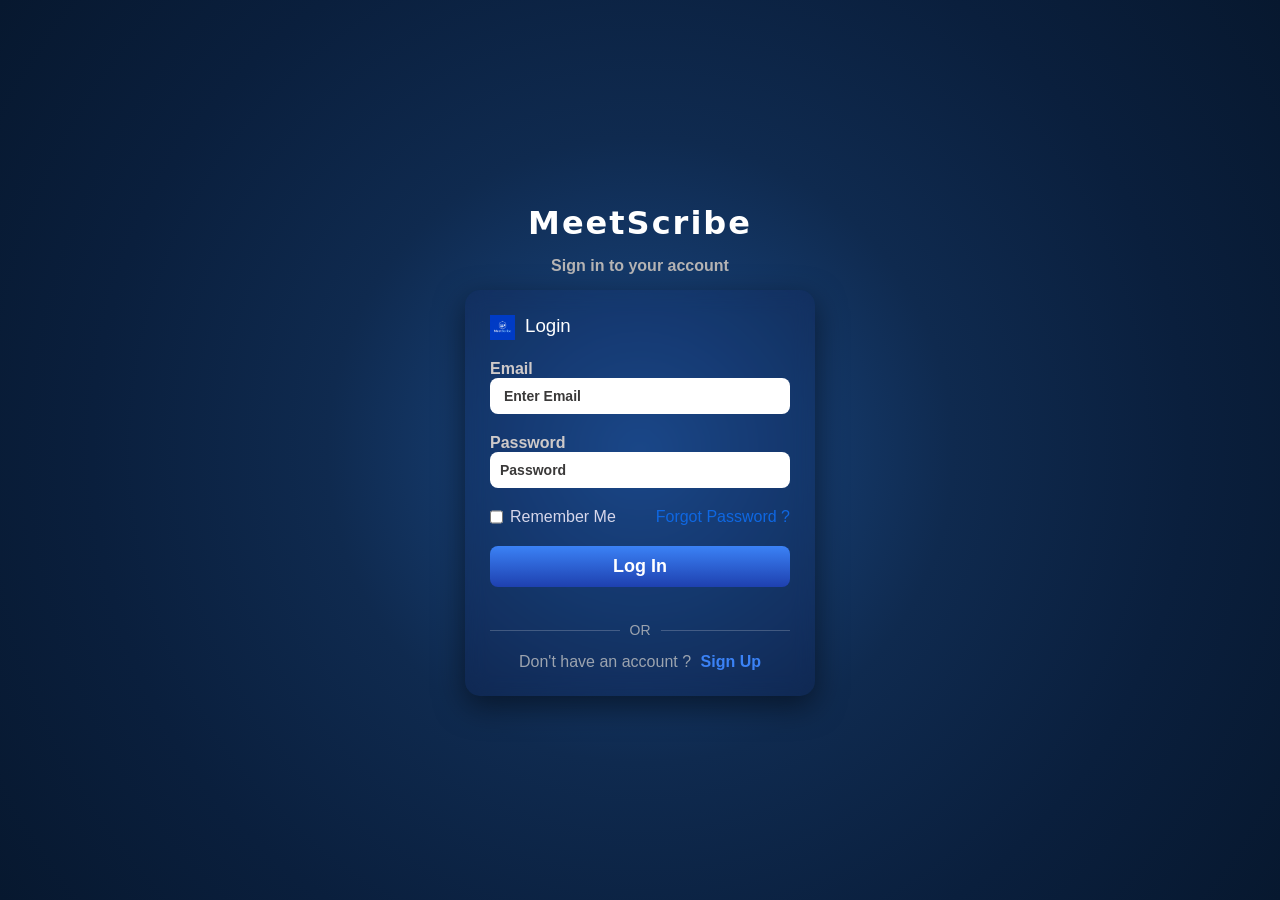
<file: src/main/resources/static/Index.html>
<!DOCTYPE html>
<html lang="en">

<head>
    <meta charset="UTF-8">
    <meta name="viewport" content="width=device-width, initial-scale=1.0">
    <link rel="stylesheet" href="User_Authentication.css">
    <title>MeetScribe - Login</title>
</head>

<body>
    <div class="meetscribe">
        <div class="app-name">
            <!-- <img src="" alt="App Icon"> -->
            <h1>MeetScribe</h1>

        </div>
        <div class="sign-in">
            <p>Sign in to your account</p>
        </div>
        <div class="login-box">
            <div class="login">
                <img src="logo.png" width="25px">
                <h3>Login</h3>
            </div>

            <div class="email">
                <label for="email">Email</label>
                <input type="email" id="email" class="inputs" placeholder=" Enter Email">

            </div>
            <div class="password">
                <label for="password">Password</label>
                <input type="password" id="pass" class="inputs" placeholder="Password">

            </div>
            <!-- <div class="Country">
                <label for="Country">Select Country</label>
                <select name="countyr" id="countries"><option value="country" id="country" class="inputs"> </option></select>


            </div> -->
            <div class="remember-forgot">
                <div class="remember-me">
                    <input type="checkbox">
                    <p>Remember Me</p>
                </div>
                <div class="forgot-pass">
                    <a href="#">Forgot Password ?</a>
                </div>
            </div>


            <div class="login-btn">
                <button id="login">Log In</button>
            </div>
            <div class="divider">
    <span>OR</span>
</div>
            <div class="signup">
                <p>Don't have an account ? <a href="Signup.html">Sign Up</a></p>
            </div>

        </div>

    </div>
<script src="User_Authentication.js"></script>

</body>

</html>
</file>
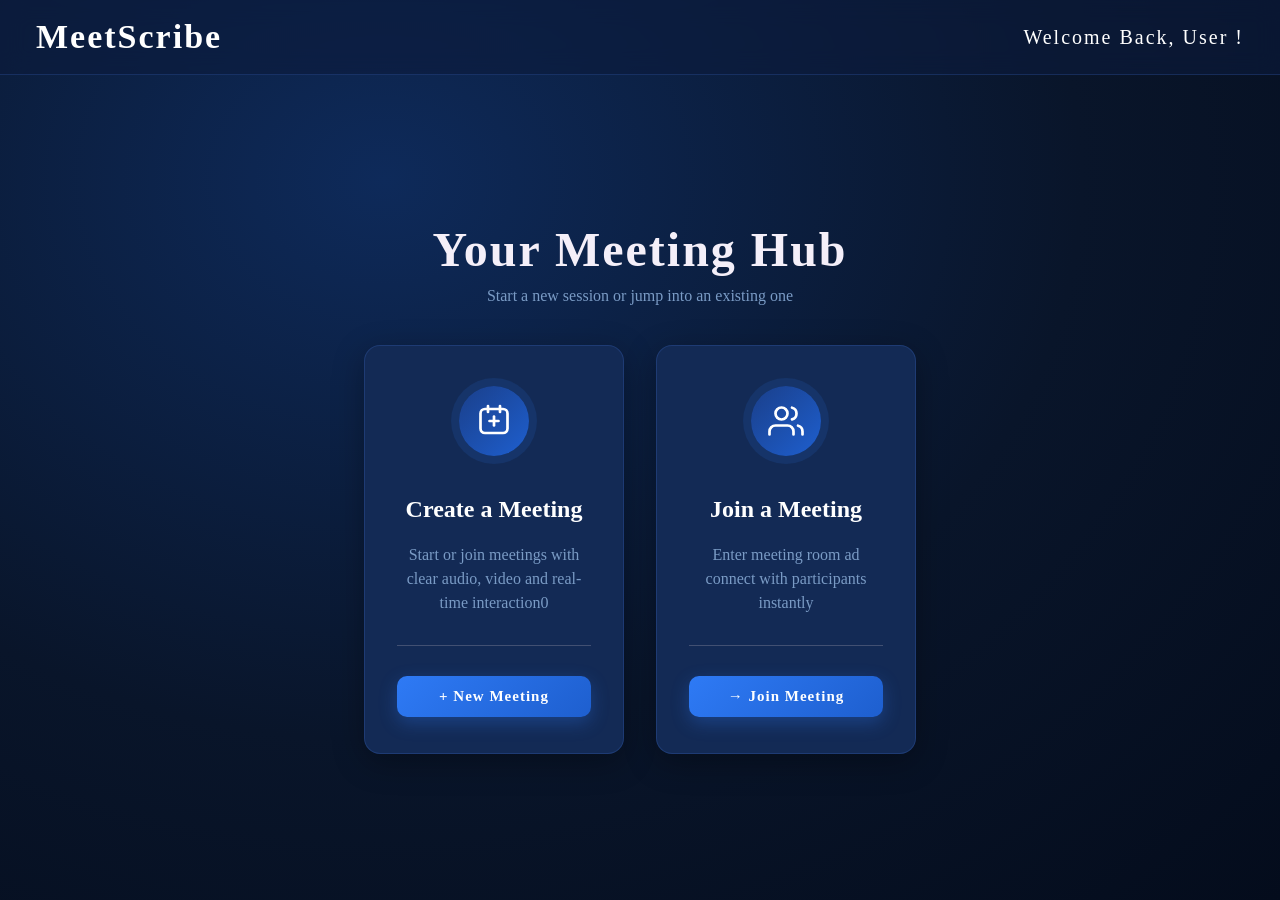
<file: src/main/resources/static/Dashboard.html>
<!DOCTYPE html>
<html lang="en">

<head>
    <meta charset="UTF-8">
    <meta name="viewport" content="width=device-width, initial-scale=1.0">
    <link rel="stylesheet" href="Dashoard.css">
    <title>MeetScribe - Dashboard</title>
</head>

<body>
    <div class="navbar">
        <H2>MeetScribe</H2>
        <p>Welcome Back, User !</p>
    </div>
    <div class="main-container">
        <div class="heading">
            <h1>Your Meeting Hub</h1>
            <p>Start a new session or jump into an existing one</p> 
        </div>
    
    
        

        <div class="meeting-box">
            <div class="create-meeting card-style">
                <div class="icon">
                    <svg viewBox="0 0 24 24">
                        <rect x="3" y="4" width="18" height="16" rx="3"></rect>
                        <line x1="12" y1="9" x2="12" y2="15"></line>
                        <line x1="9" y1="12" x2="15" y2="12"></line>
                        <line x1="8" y1="2" x2="8" y2="6"></line>
                        <line x1="16" y1="2" x2="16" y2="6"></line>
                    </svg>
                </div>
                <h3 class="meeting-heading">Create a Meeting</h3>
                <p class="meeting-para">Start or join meetings with clear audio, video and real-time interaction0</p>
                <div class="divider">
            
        </div>
                <button id="createMeetingBtn" class="meeting-btn"> + New Meeting</button>



            </div>
            <div class="join-meeting card-style">
                <div class="icon">
                    <svg viewBox="0 0 24 24">
                        <path d="M17 21v-2a4 4 0 0 0-4-4H5a4 4 0 0 0-4 4v2"></path>
                        <circle cx="9" cy="7" r="4"></circle>
                        <path d="M23 21v-2a4 4 0 0 0-3-3.87"></path>
                        <path d="M16 3.13a4 4 0 0 1 0 7.75"></path>
                    </svg>
                </div>
                <h3 class="meeting-heading">Join a Meeting</h3>
                <p class="meeting-para">Enter meeting room ad connect with participants instantly</p>
                <div class="divider">
            
        </div>
                <button id="joinMeetingBtn" class="meeting-btn"> → Join Meeting</button>

            </div>
        </div>
    </div>
  
<div id="createModal" class="modal">
    <div class="modal-box">
        <h3>Create Meeting</h3>
        <input id="createMeetingName" type="text" placeholder="Your Meeting Code is :">
        <button id="startMeetingBtn">Start Meeting</button>
    </div>
</div>


<div id="joinModal" class="modal">
    <div class="modal-box">
        <h3>Join Meeting</h3>
        <input id="joinMeetingCode" type="text" placeholder="Enter meeting link/code">
        <button id="joinNowBtn">Join</button>
    </div>
</div>

<script src="Dashboard.js"></script>

</body>

</html>
</file>
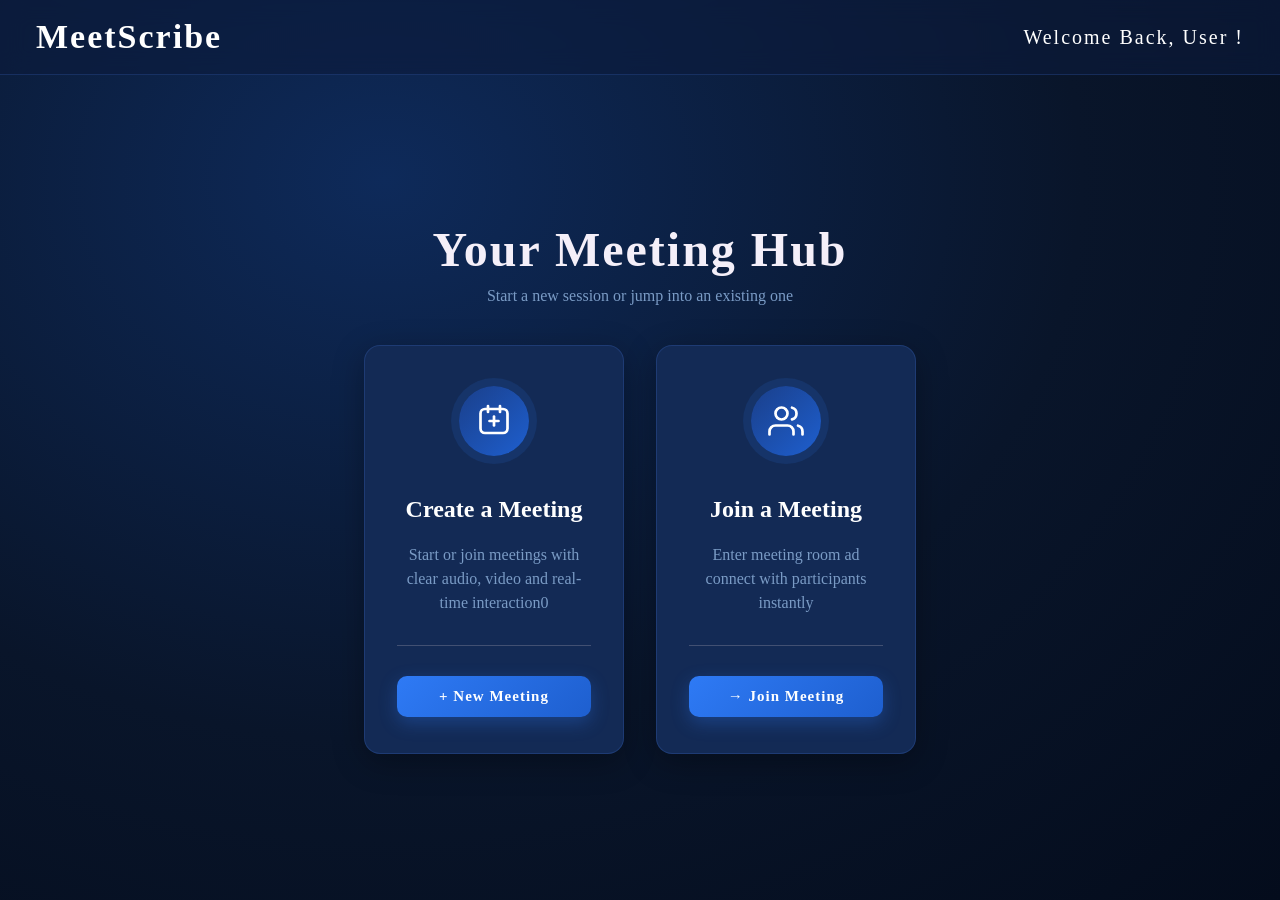
<file: src/main/resources/static/MeetScribe.html>
<!DOCTYPE html>
<html lang="en">
<head>
    <meta charset="UTF-8">
    <meta name="viewport" content="width=device-width, initial-scale=1.0">
    <title>MeetScribe Room</title>
    <link rel="stylesheet" href="meeting.css">
</head>

<body>

<div class="navbar">
    <h2>MeetScribe</h2>

    <div class="nav-right">
        <p id="roomCodeText"></p>
        <button id="logoutBtn" class="logout-btn">Logout</button>
    </div>
</div>

<div id="videoContainer"></div>

<div class="controls">
    <button id="micBtn" class="control-btn">
        <svg id="micIcon" viewBox="0 0 24 24"></svg>
    </button>

    <button id="camBtn" class="control-btn">
        <svg id="camIcon" viewBox="0 0 24 24"></svg>
    </button>

    <button id="leaveBtn" class="control-btn leave">
        <svg viewBox="0 0 24 24">
            <path d="M9 21H5a2 2 0 0 1-2-2V5a2 2 0 0 1 2-2h4"/>
            <polyline points="16 17 21 12 16 7"/>
            <line x1="21" y1="12" x2="9" y2="12"/>
        </svg>
    </button>
</div>

<script>window.GROQ_KEY = "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" ;</script>
<script src="meeting.js"></script>
</body>
</html>
</file>
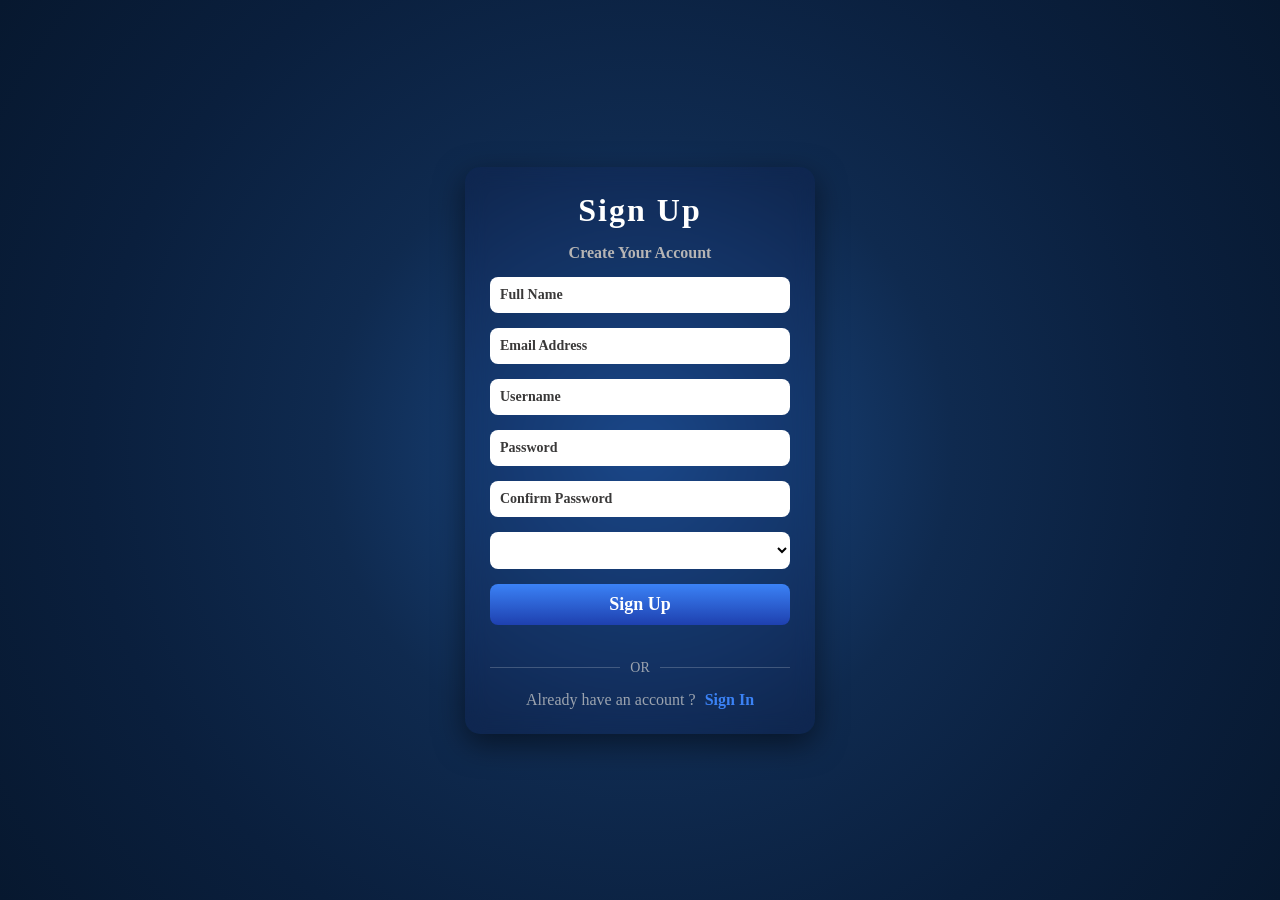
<file: src/main/resources/static/Signup.html>
<!DOCTYPE html>
<html lang="en">

<head>
    <meta charset="UTF-8">
    <meta name="viewport" content="width=device-width, initial-scale=1.0">
    <link rel="stylesheet" href="Signup.css">
    <title>MeetScribe - Signup</title>
</head>

<body>
    <div class="Signup-Container">

        <div class="Signup">
            <h1>Sign Up</h1>

        </div>
        <div class="para">
            <p>Create Your Account</p>
        </div>
        <div class="input-credentials">
            <input type="text" id="name" class="inputs" placeholder="Full Name">
            <input type="email" id="email" class="inputs" placeholder="Email Address">
            <input type="text" id="username" class="inputs" placeholder="Username">
            <input type="password" id="password" class="inputs" placeholder="Password">
            <input type="password" id="confirmpassword" class="inputs" placeholder="Confirm Password">


        </div>
        <div class="Country">
            <!-- <label for="Country">Select Country</label> -->
            <select name="country" class="inputs" id="countries">
                <option aria-placeholder="Select Country" value="country" id="country" class="inputs"> 
                    
                </option>
            </select>


        </div>

        <div class="signup-btn">
            <button id="signupBtn">Sign Up</button>
        </div>
        <div class="divider">
            <span>OR</span>
        </div>
        <div class="login-redirect">
            <p>Already have an account ? <a href="Index.html">Sign In</a></p>
        </div>



    </div>

    <script src="Signup.js"></script>
</body>

</html>
</file>
<file: src/main/resources/static/User_Authentication.css>
*{
    margin: 0;
    padding: 0;
    box-sizing: border-box;
    
    font-family: 'Segoe UI', sans-serif;
}
body{
    background: radial-gradient(circle at center,
    #1b4b8a 0%,
    #0f2a4f 40%,
    #0a1f3d 70%,
    #07182f 100%);

    display: flex;
    justify-content: center;
    align-items: center;
    height: 100vh;
}

.inputs{
   
  color: #000;              
  background-color: #fff; 
  caret-color: white;    

}
 ::placeholder{
    color: rgb(58, 57, 57);
    opacity: 1;
}
.app-name h1{
    text-align: center;
    margin-bottom: 15px;
    color: white;
    font-size: 32px;
    font-weight: 700;
    font-family:system-ui, -apple-system, BlinkMacSystemFont, 'Segoe UI', Roboto, Oxygen, Ubuntu, Cantarell, 'Open Sans', 'Helvetica Neue', sans-serif;
letter-spacing: 2px;
}
.meetscribe{
    width: 350px;
   
}

.sign-in p{
    margin-bottom: 15px;
    text-align: center;
    font-weight: 700;
    color: rgb(182, 180, 180);
}
.login-box {
    background: rgba(31, 9, 110, 0.05);
    padding: 25px;
    border-radius: 15px;
    backdrop-filter: blur(10px);
    box-shadow: 0 10px 30px rgba(0, 0, 0, 0.5);
}

.login{
    display: flex;
    gap: 10px;

    margin-bottom: 20px;

}
.login h3{
    color: white;
    font-weight: 500;
}

label{
    color: #cec9c9;
    font-weight: 600;
    
    
}
.email, .password{
    margin-bottom: 20px;
}

.inputs {
    width: 100%;
    padding: 10px;
    border-radius: 8px;
    border: none;
    outline: none;
    background: #ffffff;
    color: black;
    transition: 0.3s;
    font-size: 14px;
    font-weight: 600;
}
.remember-forgot{
    display: flex;
    justify-content: space-between;
}
.remember-me{
    display: flex;
gap: 7px;
margin-bottom: 20px;
}
.remember-me input{
    cursor: pointer;
}
.remember-me p{
    color: rgb(214, 214, 235);
    font-weight: 500;
}
.forgot-pass a{
    text-decoration: none;
    font-weight: 500;
    color: #0f67e2;
}
.login-btn button {
    width: 100%;
    padding: 10px;
    border-radius: 8px;
    border: none;
    background: linear-gradient(to bottom , #3b82f6, #1e40af);
    color: white;
    font-size: 18px;
    cursor: pointer;
    transition: 0.3s;
    font-weight: 600;
    margin-bottom: 20px;
}
.login-btn button:hover {
    background: linear-gradient(to bottom, #60a5fa,#2563eb);
    transform: translateY(-1px);
}
.signup{
    text-align: center;

}
.signup p{
    color: #9ca3af;
}
.signup p a{
    color: #3b82f6;
    text-decoration: none;
    margin-left: 5px;
    font-weight: 600;
}


.divider {
    display: flex;
    align-items: center;
    text-align: center;
    margin: 15px 0;
}
.Country{
    margin-bottom: 15px;
}

.divider::before,
.divider::after {
    content: '';
    flex: 1;
    border-bottom: 1px solid rgba(255, 255, 255, 0.2);
}

.divider span {
    margin: 0 10px;
    color: #9ca3af;
    font-size: 14px;
    font-weight: 500;
}

#countries {
    width: 100%;
    padding: 10px;
    border-radius: 8px;
    border: none;
    outline: none;
    background: #4d6ea5;
    color: white;
    font-size: 16px;
    font-weight: 600;
}
</file>
<file: src/main/resources/static/Dashoard.css>
* {
    margin: 0;
    padding: 0;
    box-sizing: border-box;
    font-family: Cambria, Cochin, Georgia, Times, 'Times New Roman', serif;
}



body {
    min-height: 100vh;

    background: radial-gradient(ellipse at 30% 20%, #0e2a5a 0%, #09152a 55%, #040c1c 100%);

    display: flex;

    flex-direction: column;
}

.navbar {
    /* display: flex;
    justify-content: space-between;
    padding: 25px;
    background: rgba(13,28,60,0.6);
   backdrop-filter: blur(12px);
   border-bottom: 1px solid var(--border);
   position: sticky; top: 0; z-index: 100; */
    display: flex;
    align-items: center;
    justify-content: space-between;
    padding: 18px 36px;
    border-bottom: 1px solid rgba(78, 140, 255, 0.18);
    backdrop-filter: blur(12px);
    background: rgba(13, 28, 60, 0.6);
    position: sticky;
    top: 0;
    z-index: 100
}

.navbar h2 {
    color: #ffffff;
    letter-spacing: 2px;
    font-size: 34px;
}

.navbar p {
    color: #ffffff;
    letter-spacing: 2px;
    font-size: 20px;
}

.icon {

    width: 70px;
    height: 70px;
    padding: 10px;
    border-radius: 50%;
    background: linear-gradient(135deg, #1a3f8a 0%, #1e5fcf 100%);
    
  display: grid;
  place-items: center;
  box-shadow: 0 0 0 8px rgba(46, 122, 245, 0.12);
  transition: box-shadow 0.3s ease, transform 0.3s ease;
margin-bottom: 20px;
}



.main-container {
    display: flex;
    justify-content: center;
    align-items: center;
    width: 100vw;
    flex-direction: column;
    flex: 1;
    gap: 40px;
}

.heading h1 {
    color: #f4eff9;
    font-size: 48px;
    font-weight: 700;
    letter-spacing: 2px;
    margin-bottom: 10px;

}

.heading p {
    color: #7a9bc5;
    font-size: 16px;
}

.heading {
    text-align: center;
}

.meeting-box {
    display: flex;
    flex-wrap: wrap;
    gap: 32px;
    justify-content: center;
}

.card-style {
    width: 260px;
    background: #132a55;
    border: 1px solid rgba(78, 140, 255, 0.18);
    border-radius: 16px;
    padding: 40px 32px 36px;
    display: flex;
    flex-direction: column;
    align-items: center;
    gap: 20px;
    text-align: center;
    cursor: pointer;
    position: relative;
    overflow: hidden;
    box-shadow: 0 8px 32px rgba(0, 0, 0, 0.3);
    animation: fadeUp 0.7s ease both;
    transition: transform 0.3s ease, box-shadow 0.3s ease, border-color 0.3s ease;
}

.card-style::before {
  content: '';
  position: absolute;
  inset: 0;
  background: linear-gradient(135deg, rgba(46, 122, 245, 0.07) 0%, transparent 60%);
  opacity: 0;
  transition: opacity 0.35s;
  pointer-events: none;
}
.card-style:hover {
  transform: translateY(-8px);
  box-shadow: 0 24px 60px rgba(30, 95, 207, 0.35);
  border-color: rgba(78, 163, 255, 0.55);
}

.card-style:hover::before {
  opacity: 1;
}



.card-style:hover .icon {
  box-shadow: 0 0 0 12px rgba(46, 122, 245, 0.2);
  transform: scale(1.05);
}

.icon svg {
  width: 36px;
  height: 36px;
  fill: none;
  stroke: #ffffff;
  stroke-width: 1.8;
  stroke-linecap: round;
  stroke-linejoin: round;
}
.meeting-heading{
    color: #ffffff;
    font-size: 24px;
}
.meeting-para{
    color: #7a9bc5;
    font-size: 16px;
    line-height: 24px
}
.divider::before,
.divider::after {
    content: '';
    flex: 1;
    border-bottom: 1px solid rgba(252, 228, 228, 0.2);
}
.divider {
    display: flex;
    align-items: center;
    text-align: center;
    margin: 10px 0;
    width: 100%;

}
.meeting-btn {
    width: 100%;
    padding: 12px 18px;
    border-radius: 10px;
    border: none;
    font-size: 15px;
    font-weight: 600;
    letter-spacing: 1px;
    cursor: pointer;
    transition: all 0.3s ease;
    color: #fff;
    background: linear-gradient(135deg, #2e7af5, #1e5fcf);
    box-shadow: 0 6px 18px rgba(46, 122, 245, 0.3);
}

.meeting-btn:hover {
    transform: translateY(-2px);
    box-shadow: 0 10px 25px rgba(46, 122, 245, 0.5);
}

.meeting-btn:active {
    transform: scale(0.96);
}
.modal {
    position: fixed;
    inset: 0;
    background: rgba(4, 12, 28, 0.75);
    backdrop-filter: blur(10px);
    display: none;
    justify-content: center;
    align-items: center;
    z-index: 200;
}

.modal-box {
    width: 320px;
    background: #132a55;
    border-radius: 16px;
    padding: 30px;
    border: 1px solid rgba(78, 140, 255, 0.25);
    box-shadow: 0 20px 60px rgba(0,0,0,0.5);
    text-align: center;
    animation: fadeUp 0.4s ease;
}

.modal-box h3 {
    color: #fff;
    margin-bottom: 20px;
}

.modal-box input {
    width: 100%;
    padding: 10px;
    border-radius: 8px;
    border: none;
    margin-bottom: 15px;
    background: #0c1d3a;
    color: #fff;
    outline: none;
}

.modal-box button {
    width: 100%;
    padding: 10px;
    border-radius: 8px;
    border: none;
    background: linear-gradient(135deg, #2e7af5, #1e5fcf);
    color: white;
    cursor: pointer;
}

.modal.show {
    display: flex;
}
</file>
<file: src/main/resources/static/meeting.css>
* {
    margin: 0;
    padding: 0;
    box-sizing: border-box;
    font-family: Cambria, Cochin, Georgia, Times, 'Times New Roman', serif;
}

body {
    height: 100vh;
    overflow: hidden;
    background: radial-gradient(ellipse at 30% 20%, #0e2a5a 0%, #09152a 55%, #040c1c 100%);
    display: flex;
    flex-direction: column;
}

/* ===== NAVBAR ===== */
.navbar {
    height: 64px;
    display: flex;
    align-items: center;
    justify-content: space-between;
    padding: 0 36px;
    border-bottom: 1px solid rgba(78, 140, 255, 0.18);
    backdrop-filter: blur(12px);
    background: rgba(13, 28, 60, 0.6);
    position: sticky;
    top: 0;
    z-index: 100;
    flex-shrink: 0;
}

.navbar h2 {
    color: #ffffff;
    letter-spacing: 2px;
    font-size: 24px;
}

.nav-right {
    display: flex;
    align-items: center;
    gap: 15px;
}

.navbar p {
    color: #ffffff;
    font-size: 13px;
    letter-spacing: 1px;
    background: rgba(46, 122, 245, 0.15);
    border: 1px solid rgba(78, 140, 255, 0.25);
    padding: 5px 14px;
    border-radius: 20px;
}

.logout-btn {
    padding: 8px 16px;
    border-radius: 8px;
    border: none;
    background: linear-gradient(135deg, #ff4d4d, #c92a2a);
    color: white;
    cursor: pointer;
    font-size: 13px;
    font-family: Cambria, Cochin, Georgia, Times, 'Times New Roman', serif;
    transition: transform 0.2s ease, box-shadow 0.2s ease;
    box-shadow: 0 4px 12px rgba(255, 77, 77, 0.3);
}

.logout-btn:hover {
    transform: translateY(-1px);
    box-shadow: 0 6px 18px rgba(255, 77, 77, 0.45);
}

/* ===== VIDEO GRID ===== */
#videoContainer {
    flex: 1;
    display: grid;
    gap: 10px;
    padding: 14px 14px 90px 14px;
    overflow: hidden;
    align-items: stretch;
    justify-items: stretch;
}

#videoContainer[data-count="1"] {
    grid-template-columns: 1fr;
    grid-template-rows: 1fr;
}
#videoContainer[data-count="2"] {
    grid-template-columns: 1fr 1fr;
    grid-template-rows: 1fr;
}
#videoContainer[data-count="3"] {
    grid-template-columns: 1fr 1fr;
    grid-template-rows: 1fr 1fr;
}
#videoContainer[data-count="3"] .video-card:first-child {
    grid-column: 1 / -1;
}
#videoContainer[data-count="4"] {
    grid-template-columns: 1fr 1fr;
    grid-template-rows: 1fr 1fr;
}
#videoContainer[data-count="5"],
#videoContainer[data-count="6"] {
    grid-template-columns: repeat(3, 1fr);
    grid-template-rows: 1fr 1fr;
}

/* ===== VIDEO CARD ===== */
.video-card {
    position: relative;
    width: 100%;
    height: 100%;
    background: #132a55;
    border-radius: 16px;
    overflow: hidden;
    border: 1px solid rgba(78, 140, 255, 0.18);
    box-shadow: 0 8px 32px rgba(0, 0, 0, 0.3);
    transition: border-color 0.3s ease, box-shadow 0.3s ease;
    min-height: 150px;
}

.video-card:hover {
    border-color: rgba(78, 163, 255, 0.45);
    box-shadow: 0 12px 40px rgba(30, 95, 207, 0.3);
}

/* Subtle top-left gradient like dashboard cards */
.video-card::before {
    content: '';
    position: absolute;
    inset: 0;
    background: linear-gradient(135deg, rgba(46, 122, 245, 0.07) 0%, transparent 60%);
    pointer-events: none;
    z-index: 1;
}

video {
    width: 100%;
    height: 100%;
    object-fit: contain;
    background: #040c1c;
    display: block;
}

/* ===== AVATAR (cam off) ===== */
.avatar {
    position: absolute;
    top: 50%;
    left: 50%;
    transform: translate(-50%, -50%);
    width: 72px;
    height: 72px;
    border-radius: 50%;
    background: linear-gradient(135deg, #1a3f8a 0%, #1e5fcf 100%);
    box-shadow: 0 0 0 8px rgba(46, 122, 245, 0.15);
    color: white;
    font-size: 26px;
    font-weight: bold;
    display: flex;
    align-items: center;
    justify-content: center;
    z-index: 2;
}

/* ===== NAME TAG ===== */
.name-tag {
    position: absolute;
    bottom: 42px;
    left: 12px;
    background: rgba(4, 12, 28, 0.72);
    color: #ffffff;
    font-size: 12px;
    padding: 4px 12px;
    border-radius: 20px;
    border: 1px solid rgba(78, 140, 255, 0.2);
    backdrop-filter: blur(6px);
    z-index: 3;
    letter-spacing: 0.5px;
}

/* ===== STATUS BAR ===== */
.status-bar {
    position: absolute;
    bottom: 10px;
    left: 12px;
    display: flex;
    gap: 6px;
    z-index: 3;
}

.status-icon {
    width: 28px;
    height: 28px;
    background: rgba(4, 12, 28, 0.65);
    border: 1px solid rgba(78, 140, 255, 0.2);
    border-radius: 50%;
    display: flex;
    align-items: center;
    justify-content: center;
    backdrop-filter: blur(6px);
}

.status-icon svg {
    width: 13px;
    height: 13px;
    stroke: #4ade80;
    fill: none;
    stroke-width: 2;
}

.status-icon.off svg {
    stroke: #f87171;
}

/* ===== CONTROLS BAR ===== */
.controls {
    position: fixed;
    bottom: 0;
    width: 100%;
    height: 75px;
    display: flex;
    justify-content: center;
    align-items: center;
    gap: 14px;
    background: rgba(13, 28, 60, 0.82);
    border-top: 1px solid rgba(78, 140, 255, 0.18);
    backdrop-filter: blur(12px);
    z-index: 100;
}

.control-btn {
    width: 52px;
    height: 52px;
    border-radius: 50%;
    border: 1px solid rgba(78, 140, 255, 0.25);
    cursor: pointer;
    background: linear-gradient(135deg, #1a3f8a 0%, #1e5fcf 100%);
    display: flex;
    align-items: center;
    justify-content: center;
    transition: transform 0.2s ease, box-shadow 0.2s ease, border-color 0.2s ease;
    box-shadow: 0 4px 14px rgba(46, 122, 245, 0.25);
}

.control-btn:hover {
    transform: translateY(-2px) scale(1.05);
    box-shadow: 0 8px 24px rgba(46, 122, 245, 0.4);
    border-color: rgba(78, 163, 255, 0.5);
}

.control-btn:active {
    transform: scale(0.96);
}

.control-btn svg {
    width: 20px;
    height: 20px;
    stroke: white;
    fill: none;
    stroke-width: 2;
}

.control-btn.off {
    background: rgba(255, 77, 77, 0.18);
    border-color: rgba(255, 77, 77, 0.4);
    box-shadow: 0 4px 14px rgba(255, 77, 77, 0.2);
}

.control-btn.off svg {
    stroke: #f87171;
}

.control-btn.off:hover {
    box-shadow: 0 8px 24px rgba(255, 77, 77, 0.35);
    border-color: rgba(255, 77, 77, 0.6);
}

.leave {
    background: linear-gradient(135deg, #ff4d4d, #c92a2a) !important;
    border-color: rgba(255, 77, 77, 0.4) !important;
    box-shadow: 0 4px 14px rgba(255, 77, 77, 0.35) !important;
}

.leave:hover {
    box-shadow: 0 8px 24px rgba(255, 77, 77, 0.5) !important;
}
</file>
<file: src/main/resources/static/Signup.css>
*{
    margin: 0;
    padding: 0;
    box-sizing: border-box;
    font-family: Cambria, Cochin, Georgia, Times, 'Times New Roman', serif;
}

body{
    background: radial-gradient(circle at center,
    #1b4b8a 0%,
    #0f2a4f 40%,
    #0a1f3d 70%,
    #07182f 100%);

    display: flex;
    justify-content: center;
    align-items: center;
    height: 100vh;
}
.inputs {
    width: 100%;
    padding: 10px;
    border-radius: 8px;
    border: none;
    outline: none;
    background: #ffffff;
    color: black;
    transition: 0.3s;
    font-size: 14px;
    font-weight: 600;
    
}
.inputs{
   
  color: #000;              
  background-color: #fff; 
  caret-color: white;    

}
 ::placeholder{
    color: rgb(58, 57, 57);
    opacity: 1;
}
.Signup-Container{
    width: 350px;
     background: rgba(31, 9, 110, 0.05);
    padding: 25px;
    border-radius: 15px;
    backdrop-filter: blur(10px);
    box-shadow: 0 10px 30px rgba(0, 0, 0, 0.5);
}
.Signup h1{
    
    text-align: center;
    margin-bottom: 15px;
    color: white;
    font-size: 32px;
    font-weight: 700;
    font-family: Cambria, Cochin, Georgia, Times, 'Times New Roman', serif;
letter-spacing: 2px;
}
.para p{
    margin-bottom: 15px;
    text-align: center;
    font-weight: 700;
    color: rgb(182, 180, 180);
}

.input-credentials{
    display: flex;
    flex-direction: column;
    gap: 15px;
}

label{
    color: #cec9c9;
    font-weight: 600;
    margin-bottom: 15px;
    
}
.input-credentials{
    margin-bottom: 15px;
}
.Country{
    margin-bottom: 15px;
}
option{
    margin-top: 10px;
}
.signup-btn button {
    width: 100%;
    padding: 10px;
    border-radius: 8px;
    border: none;
    background: linear-gradient(to bottom , #3b82f6, #1e40af);
    color: white;
    font-size: 18px;
    cursor: pointer;
    transition: 0.3s;
    font-weight: 600;
    margin-bottom: 20px;
}
.signup-btn button:hover {
    background: linear-gradient(to bottom, #60a5fa,#2563eb);
    transform: translateY(-1px);
}
.divider::before,
.divider::after {
    content: '';
    flex: 1;
    border-bottom: 1px solid rgba(255, 255, 255, 0.2);
}
.divider {
    display: flex;
    align-items: center;
    text-align: center;
    margin: 15px 0;
}
.divider span {
    margin: 0 10px;
    color: #9ca3af;
    font-size: 14px;
    font-weight: 500;
}
.login-redirect{
    text-align: center;

}
.login-redirect p{
    color: #9ca3af;
}
.login-redirect p a{
    color: #3b82f6;
    text-decoration: none;
    margin-left: 5px;
    font-weight: 600;
}
</file>
